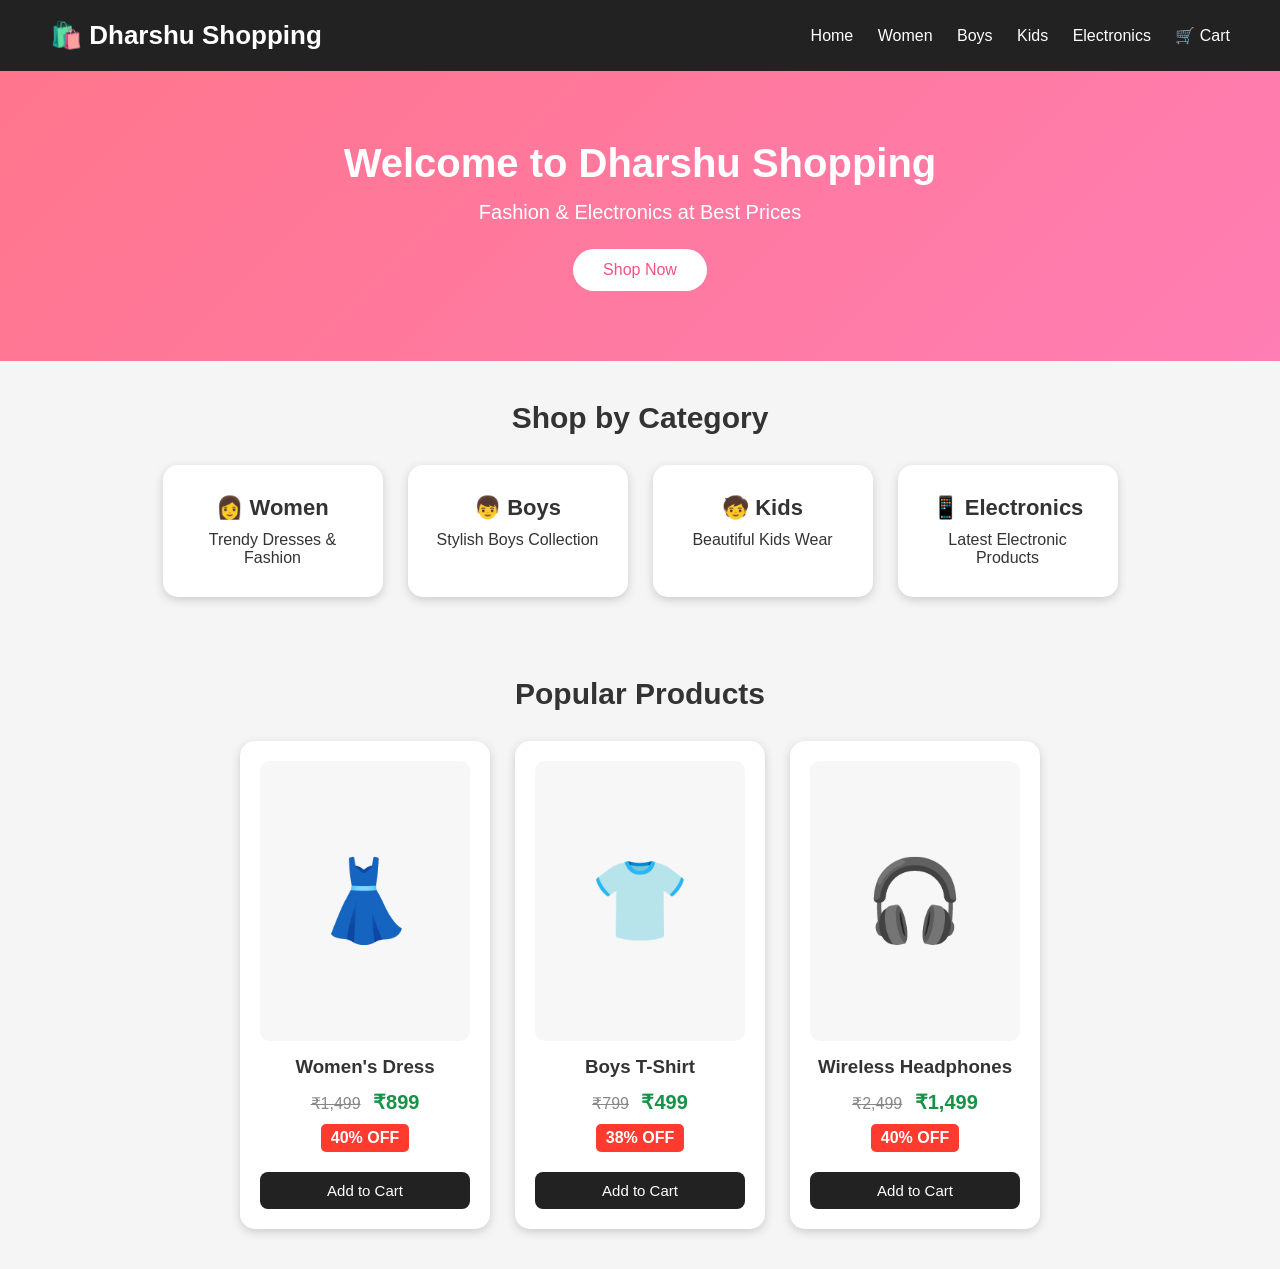
<file: index.html>
<!DOCTYPE html>
<html lang="en">

<head>
    <meta charset="UTF-8">
    <meta name="viewport" content="width=device-width, initial-scale=1.0">

    <title>Dharshu Shopping</title>

    <link rel="stylesheet" href="style.css">
</head>

<body>

    <!-- Header -->
    <header>

        <h1>🛍️ Dharshu Shopping</h1>

        <nav>
            <a href="index.html">Home</a>
            <a href="women.html">Women</a>
            <a href="boys.html">Boys</a>
            <a href="kids.html">Kids</a>
            <a href="electronics.html">Electronics</a>
            <a href="cart.html">🛒 Cart</a>
        </nav>

    </header>


    <!-- Welcome Section -->
    <section class="welcome">

        <h2>Welcome to Dharshu Shopping</h2>

        <p>Fashion & Electronics at Best Prices</p>

        <button onclick="window.location.href='women.html'">
            Shop Now
        </button>

    </section>


    <!-- Categories -->
    <section class="categories">

        <h2>Shop by Category</h2>

        <div class="category-container">

            <div class="category"
                 onclick="window.location.href='women.html'">

                <h3>👩 Women</h3>

                <p>Trendy Dresses & Fashion</p>

            </div>


            <div class="category"
                 onclick="window.location.href='boys.html'">

                <h3>👦 Boys</h3>

                <p>Stylish Boys Collection</p>

            </div>


            <div class="category"
                 onclick="window.location.href='kids.html'">

                <h3>🧒 Kids</h3>

                <p>Beautiful Kids Wear</p>

            </div>


            <div class="category"
                 onclick="window.location.href='electronics.html'">

                <h3>📱 Electronics</h3>

                <p>Latest Electronic Products</p>

            </div>

        </div>

    </section>


    <!-- Popular Products -->
    <section class="products">

        <h2>Popular Products</h2>

        <div class="product-container">


            <!-- Women's Dress -->
            <div class="product">

                <div class="product-image">👗</div>

                <h3>Women's Dress</h3>

                <p>
                    <del>₹1,499</del>
                    <strong>₹899</strong>
                </p>

                <span>40% OFF</span>

                <button
                    class="add-cart"
                    data-name="Women's Dress"
                    data-price="899"
                    data-original="1499">

                    Add to Cart

                </button>

            </div>


            <!-- Boys T-Shirt -->
            <div class="product">

                <div class="product-image">👕</div>

                <h3>Boys T-Shirt</h3>

                <p>
                    <del>₹799</del>
                    <strong>₹499</strong>
                </p>

                <span>38% OFF</span>

                <button
                    class="add-cart"
                    data-name="Boys T-Shirt"
                    data-price="499"
                    data-original="799">

                    Add to Cart

                </button>

            </div>


            <!-- Wireless Headphones -->
            <div class="product">

                <div class="product-image">🎧</div>

                <h3>Wireless Headphones</h3>

                <p>
                    <del>₹2,499</del>
                    <strong>₹1,499</strong>
                </p>

                <span>40% OFF</span>

                <button
                    class="add-cart"
                    data-name="Wireless Headphones"
                    data-price="1499"
                    data-original="2499">

                    Add to Cart

                </button>

            </div>


        </div>

    </section>


    <!-- Script -->
    <script src="script.js"></script>

</body>

</html>
</file>
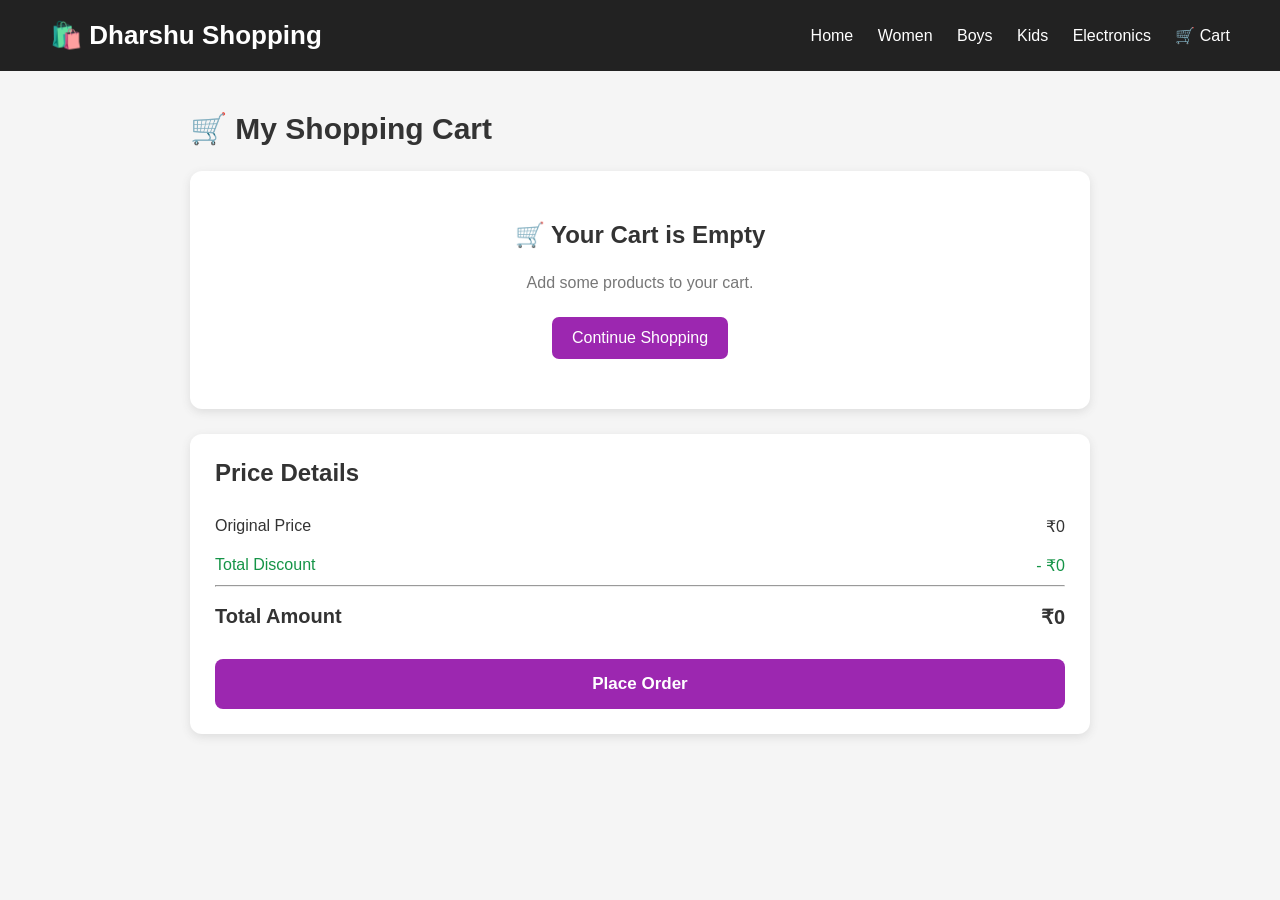
<file: cart.html>
<!DOCTYPE html>
<html lang="en">
<head>
    <meta charset="UTF-8">
    <meta name="viewport" content="width=device-width, initial-scale=1.0">

    <title>My Cart - Dharshu Shopping</title>

    <link rel="stylesheet" href="style.css">
</head>

<body>

<header>
    <h1>🛍️ Dharshu Shopping</h1>

    <nav>
        <a href="index.html">Home</a>
        <a href="women.html">Women</a>
        <a href="boys.html">Boys</a>
        <a href="kids.html">Kids</a>
        <a href="electronics.html">Electronics</a>
        <a href="cart.html">🛒 Cart</a>
    </nav>
</header>


<section class="cart-page">

    <h2>🛒 My Shopping Cart</h2>

    <div id="cart-list"></div>

    <div class="cart-summary">

        <h2>Price Details</h2>

        <div class="summary-row">
            <span>Original Price</span>
            <span>₹<span id="original-total">0</span></span>
        </div>

        <div class="summary-row discount-row">
            <span>Total Discount</span>
            <span>- ₹<span id="discount-total">0</span></span>
        </div>

        <hr>

        <div class="summary-row total-row">
            <strong>Total Amount</strong>
            <strong>₹<span id="total-price">0</span></strong>
        </div>

        <button class="place-order" onclick="placeOrder()">
            Place Order
        </button>

    </div>

</section>


<script>

let cart = JSON.parse(localStorage.getItem("cart")) || [];

const cartList = document.getElementById("cart-list");
const originalTotal = document.getElementById("original-total");
const discountTotal = document.getElementById("discount-total");
const totalPrice = document.getElementById("total-price");


function displayCart() {

    cartList.innerHTML = "";

    if (cart.length === 0) {

        cartList.innerHTML = `
            <div class="empty-cart">
                <h2>🛒 Your Cart is Empty</h2>
                <p>Add some products to your cart.</p>

                <a href="index.html">
                    Continue Shopping
                </a>
            </div>
        `;

        originalTotal.innerText = "0";
        discountTotal.innerText = "0";
        totalPrice.innerText = "0";

        return;
    }


    let originalAmount = 0;
    let sellingAmount = 0;


    cart.forEach((product, index) => {

        // Support old cart items
        const original = product.originalPrice || product.price;
        const quantity = product.quantity || 1;

        const productOriginalTotal = original * quantity;
        const productSellingTotal = product.price * quantity;

        const discount =
            Math.round(((original - product.price) / original) * 100);


        originalAmount += productOriginalTotal;
        sellingAmount += productSellingTotal;


        const item = document.createElement("div");

        item.className = "cart-item";


        item.innerHTML = `

            <div class="cart-product-info">

                <h3>${product.name}</h3>

                <div class="cart-price">

                    <del>₹${original}</del>

                    <strong>₹${product.price}</strong>

                    <span>${discount}% OFF</span>

                </div>

                <p class="item-total">
                    Item Total: ₹${productSellingTotal}
                </p>

            </div>


            <div class="quantity-box">

                <button onclick="decreaseQuantity(${index})">
                    −
                </button>

                <span>${quantity}</span>

                <button onclick="increaseQuantity(${index})">
                    +
                </button>

            </div>


            <button
                class="remove-btn"
                onclick="removeProduct(${index})">

                Remove

            </button>

        `;


        cartList.appendChild(item);

    });


    const totalDiscount = originalAmount - sellingAmount;


    originalTotal.innerText = originalAmount;
    discountTotal.innerText = totalDiscount;
    totalPrice.innerText = sellingAmount;

}


// Increase quantity
function increaseQuantity(index) {

    if (!cart[index].quantity) {
        cart[index].quantity = 1;
    }

    cart[index].quantity++;

    saveCart();

}


// Decrease quantity
function decreaseQuantity(index) {

    if (!cart[index].quantity) {
        cart[index].quantity = 1;
    }

    if (cart[index].quantity > 1) {

        cart[index].quantity--;

    } else {

        cart.splice(index, 1);

    }

    saveCart();

}


// Remove product
function removeProduct(index) {

    cart.splice(index, 1);

    saveCart();

}


// Save cart
function saveCart() {

    localStorage.setItem(
        "cart",
        JSON.stringify(cart)
    );

    displayCart();

}


// Place order
function placeOrder() {

    if (cart.length === 0) {

        alert("Your cart is empty!");

        return;
    }


    alert(
        "🎉 Order placed successfully!\n\nThank you for shopping with Divya Shopping."
    );


    localStorage.removeItem("cart");

    cart = [];

    displayCart();

}


displayCart();

</script>

</body>
</html>
</file>
<file: style.css>
* {
    margin: 0;
    padding: 0;
    box-sizing: border-box;
    font-family: Arial, sans-serif;
}

body {
    background-color: #f5f5f5;
    color: #333;
}

/* Header */
header {
    background-color: #222;
    color: white;
    padding: 20px 50px;
    display: flex;
    justify-content: space-between;
    align-items: center;
}

header h1 {
    font-size: 26px;
}

nav a {
    color: white;
    text-decoration: none;
    margin-left: 20px;
    font-size: 16px;
}

nav a:hover {
    color: #ffcc00;
}

/* Welcome */
.welcome {
    text-align: center;
    padding: 70px 20px;
    background: linear-gradient(135deg, #ff758c, #ff7eb3);
    color: white;
}

.welcome h2 {
    font-size: 40px;
    margin-bottom: 15px;
}

.welcome p {
    font-size: 20px;
    margin-bottom: 25px;
}

.welcome button {
    padding: 12px 30px;
    border: none;
    border-radius: 25px;
    background-color: white;
    color: #ff4f81;
    font-size: 16px;
    cursor: pointer;
}

/* Categories */
.categories,
.products {
    padding: 40px 50px;
    text-align: center;
}

.categories h2,
.products h2 {
    margin-bottom: 30px;
    font-size: 30px;
}

.category-container,
.product-container {
    display: flex;
    justify-content: center;
    gap: 25px;
    flex-wrap: wrap;
}

.category {
    background-color: white;
    width: 220px;
    padding: 30px 20px;
    border-radius: 15px;
    box-shadow: 0 3px 10px #ccc;
}

.category h3 {
    font-size: 22px;
    margin-bottom: 10px;
}

/* Products */
.product {
    background-color: white;
    width: 250px;
    padding: 20px;
    border-radius: 15px;
    box-shadow: 0 3px 10px #ccc;
}

.product-image {
    font-size: 80px;
    padding: 20px;
    background-color: #f2f2f2;
    border-radius: 10px;
    margin-bottom: 15px;
}

.product h3 {
    margin-bottom: 12px;
}

.product del {
    color: #888;
    margin-right: 8px;
}

.product strong {
    color: #159447;
    font-size: 20px;
}

.product span {
    display: inline-block;
    background-color: #ff3b30;
    color: white;
    padding: 5px 10px;
    border-radius: 5px;
    margin: 10px 0;
    font-weight: bold;
}

.product button {
    display: block;
    width: 100%;
    padding: 10px;
    border: none;
    border-radius: 8px;
    background-color: #222;
    color: white;
    cursor: pointer;
}

.product button:hover {
    background-color: #ff4f81;
}
/* Women Category Page */

.category-page {
    padding: 40px 50px;
    text-align: center;
}

.category-page h2 {
    font-size: 32px;
    margin-bottom: 10px;
}

.category-page > p {
    color: #777;
    margin-bottom: 25px;
}

/* Search */
.search-box {
    display: flex;
    justify-content: center;
    gap: 10px;
    margin-bottom: 20px;
}

.search-box input {
    width: 350px;
    padding: 13px;
    border: 1px solid #ccc;
    border-radius: 8px;
    font-size: 15px;
}

.search-box button {
    padding: 13px 20px;
    border: none;
    border-radius: 8px;
    background-color: #ff4f81;
    color: white;
    cursor: pointer;
}

/* Filters */
.filters {
    display: flex;
    justify-content: center;
    gap: 10px;
    margin-bottom: 30px;
    flex-wrap: wrap;
}

.filters button {
    padding: 10px 20px;
    border: 1px solid #ff4f81;
    border-radius: 20px;
    background-color: white;
    color: #ff4f81;
    cursor: pointer;
}

.filters button:hover {
    background-color: #ff4f81;
    color: white;
}

/* Product image */
.product-image {
    height: 180px;
    display: flex;
    align-items: center;
    justify-content: center;
    font-size: 80px;
}

/* Add Cart button */
.add-cart {
    margin-top: 10px;
    width: 100%;
    padding: 12px;
    border: none;
    border-radius: 8px;
    background-color: #9c27b0;
    color: white;
    font-size: 15px;
    cursor: pointer;
}

.add-cart:hover {
    background-color: #7b1fa2;
}

/* Mobile */
@media (max-width: 600px) {

    header {
        padding: 15px;
        flex-direction: column;
        gap: 15px;
    }

    nav a {
        margin: 5px;
        font-size: 14px;
    }

    .category-page {
        padding: 25px 15px;
    }

    .search-box input {
        width: 220px;
    }

    .product {
        width: 100%;
        max-width: 300px;
    }
}
/* Cart Page */

.cart-page {
    padding: 40px 50px;
    max-width: 900px;
    margin: auto;
}

.cart-page h2 {
    margin-bottom: 25px;
}

.cart-item {
    background: white;
    padding: 20px;
    margin-bottom: 15px;
    border-radius: 12px;
    box-shadow: 0 3px 10px #ccc;

    display: flex;
    justify-content: space-between;
    align-items: center;
}

.cart-item h3 {
    margin-bottom: 8px;
}

.cart-item p {
    color: #159447;
    font-weight: bold;
}

.cart-item button {
    background-color: #ff3b30;
    color: white;
    border: none;
    padding: 10px 18px;
    border-radius: 7px;
    cursor: pointer;
}

.cart-total {
    background-color: white;
    padding: 25px;
    margin-top: 25px;
    border-radius: 12px;
    box-shadow: 0 3px 10px #ccc;
    text-align: right;
}

.cart-total h2 {
    color: #159447;
}

.cart-total button {
    background-color: #9c27b0;
    color: white;
    border: none;
    padding: 14px 25px;
    border-radius: 8px;
    font-size: 16px;
    cursor: pointer;
}
/* Professional Cart */

.cart-page {
    padding: 40px 50px;
    max-width: 1000px;
    margin: auto;
}

.cart-page > h2 {
    margin-bottom: 25px;
    font-size: 30px;
}


/* Cart Product */

.cart-item {
    background: white;
    padding: 22px;
    margin-bottom: 15px;
    border-radius: 12px;
    box-shadow: 0 3px 10px #ddd;

    display: flex;
    align-items: center;
    gap: 25px;
}


.cart-product-info {
    flex: 1;
}


.cart-product-info h3 {
    margin-bottom: 12px;
    font-size: 20px;
}


.cart-price {
    display: flex;
    align-items: center;
    gap: 10px;
}


.cart-price del {
    color: #888;
}


.cart-price strong {
    color: #159447;
    font-size: 20px;
}


.cart-price span {
    background: #e53935;
    color: white;
    padding: 5px 8px;
    border-radius: 5px;
    font-size: 12px;
    font-weight: bold;
}


.item-total {
    margin-top: 10px;
    color: #555;
}


/* Quantity */

.quantity-box {
    display: flex;
    align-items: center;
    border: 1px solid #ccc;
    border-radius: 7px;
    overflow: hidden;
}


.quantity-box button {
    width: 35px;
    height: 35px;
    border: none;
    background: #f2f2f2;
    font-size: 20px;
    cursor: pointer;
}


.quantity-box button:hover {
    background: #ddd;
}


.quantity-box span {
    width: 40px;
    text-align: center;
    font-weight: bold;
}


/* Remove */

.remove-btn {
    background: #ff3b30;
    color: white;
    border: none;
    padding: 10px 15px;
    border-radius: 7px;
    cursor: pointer;
}


.remove-btn:hover {
    background: #d32f2f;
}


/* Price Summary */

.cart-summary {
    background: white;
    margin-top: 25px;
    padding: 25px;
    border-radius: 12px;
    box-shadow: 0 3px 10px #ddd;
}


.cart-summary h2 {
    margin-bottom: 20px;
}


.summary-row {
    display: flex;
    justify-content: space-between;
    padding: 10px 0;
    font-size: 16px;
}


.discount-row {
    color: #159447;
}


.total-row {
    font-size: 20px;
    padding-top: 18px;
}


/* Place Order */

.place-order {
    width: 100%;
    margin-top: 20px;
    padding: 15px;

    border: none;
    border-radius: 8px;

    background: #9c27b0;
    color: white;

    font-size: 17px;
    font-weight: bold;

    cursor: pointer;
}


.place-order:hover {
    background: #7b1fa2;
}


/* Empty Cart */

.empty-cart {
    background: white;
    padding: 50px;
    text-align: center;
    border-radius: 12px;
    box-shadow: 0 3px 10px #ddd;
}


.empty-cart p {
    margin: 15px 0;
    color: #777;
}


.empty-cart a {
    display: inline-block;
    margin-top: 10px;
    padding: 12px 20px;
    background: #9c27b0;
    color: white;
    text-decoration: none;
    border-radius: 7px;
}


/* Mobile */

@media (max-width: 600px) {

    .cart-page {
        padding: 25px 15px;
    }

    .cart-item {
        flex-direction: column;
        align-items: stretch;
        gap: 15px;
    }

    .quantity-box {
        width: fit-content;
    }

    .remove-btn {
        width: 100%;
    }

}
.product-image {
    height: 280px;
    width: 100%;
    background-color: #f7f7f7;
    border-radius: 10px;
    overflow: hidden;
    margin-bottom: 15px;
}

.product-image img {
    width: 100%;
    height: 100%;
    object-fit: contain;
    display: block;
}
</file>
